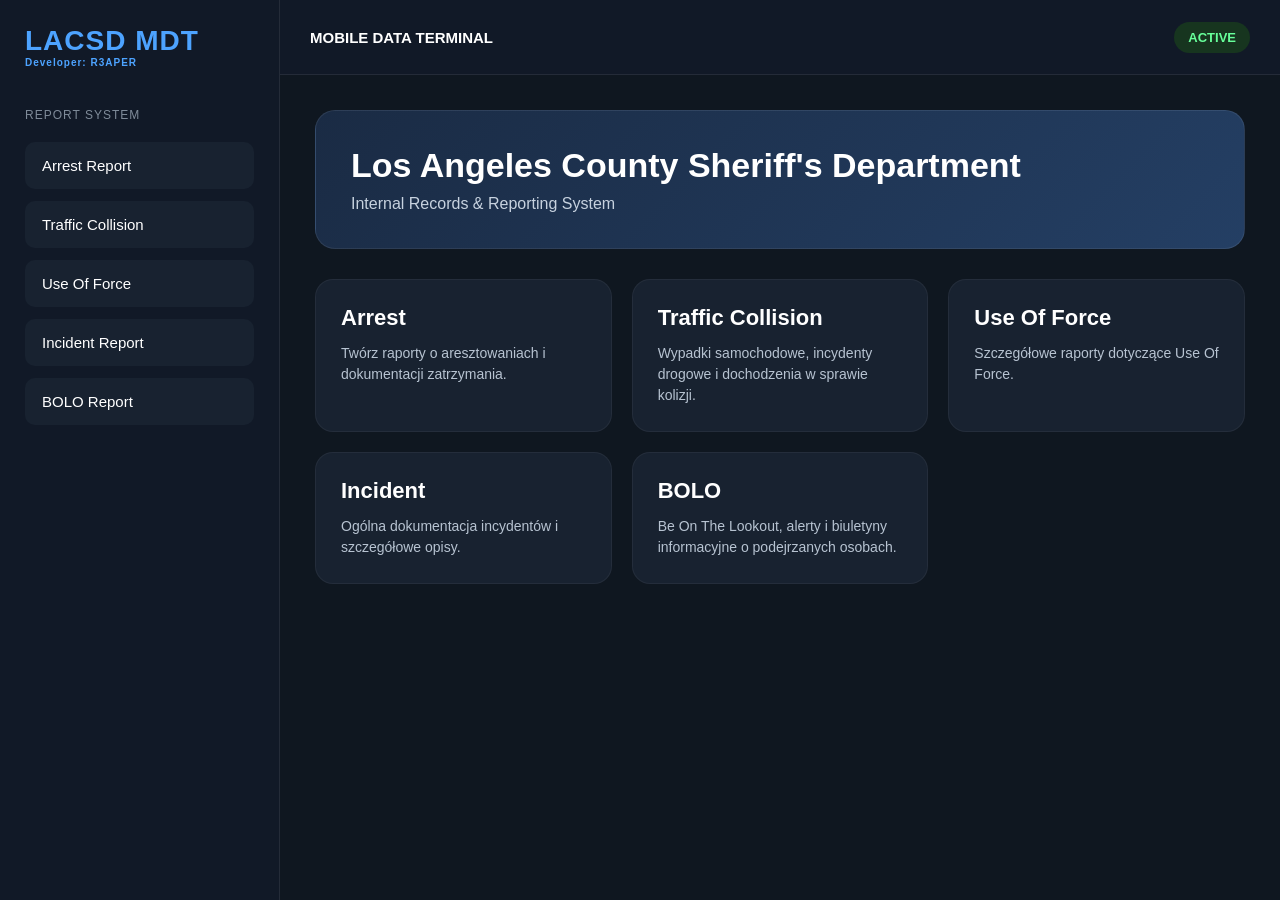
<file: mdt.html>
<!DOCTYPE html>
<html lang="en">
<head>
  <meta charset="UTF-8">
  <meta name="viewport" content="width=device-width, initial-scale=1.0">
  <title>LACSD MDT System</title>

  <link rel="stylesheet" href="mdt.css">
</head>
<body>

<div class="mdt-container">

  <!-- SIDEBAR -->
  <aside class="sidebar">

    <div class="logo">
      LACSD MDT
      <p style="font-size: 10px;">Developer: R3APER</p>
    </div>

    <div class="sidebar-section">
      <div class="section-title">
        REPORT SYSTEM
      </div>

      <a href="index.html" class="nav-btn">
        Arrest Report
      </a>

      <a href="index_tc.html" class="nav-btn">
        Traffic Collision
      </a>

      <a href="index_uof.html" class="nav-btn">
        Use Of Force
      </a>

      <a href="index_ic.html" class="nav-btn">
        Incident Report
      </a>

      <a href="index_bolo.html" class="nav-btn">
        BOLO Report
      </a>
    </div>

  </aside>

  <!-- MAIN -->
  <main class="main-content">

    <div class="topbar">

      <div>
        MOBILE DATA TERMINAL
      </div>

      <div class="status">
        ACTIVE
      </div>

    </div>

    <div class="dashboard">

      <div class="welcome-card">

        <h1>Los Angeles County Sheriff's Department</h1>

        <p>
          Internal Records & Reporting System
        </p>

      </div>

      <div class="cards">

        <a href="index.html" class="report-card">
          <h2>Arrest</h2>
          <p>Twórz raporty o aresztowaniach i dokumentacji zatrzymania.</p>
        </a>

        <a href="index_tc.html" class="report-card">
          <h2>Traffic Collision</h2>
          <p>Wypadki samochodowe, incydenty drogowe i dochodzenia w sprawie kolizji.</p>
        </a>

        <a href="index_uof.html" class="report-card">
          <h2>Use Of Force</h2>
          <p>Szczegółowe raporty dotyczące Use Of Force.</p>
        </a>

        <a href="index_ic.html" class="report-card">
          <h2>Incident</h2>
          <p>Ogólna dokumentacja incydentów i szczegółowe opisy.</p>
        </a>

        <a href="index_bolo.html" class="report-card">
          <h2>BOLO</h2>
          <p>Be On The Lookout, alerty i biuletyny informacyjne o podejrzanych osobach.</p>
        </a>

      </div>

    </div>

  </main>

</div>

</body>
</html>
</file>
<file: mdt.css>
*{
  margin:0;
  padding:0;
  box-sizing:border-box;
}

body{
  font-family:'Inter', sans-serif;
  background:#0f1720;
  color:white;
  overflow:hidden;
}

.mdt-container{
  display:flex;
  width:100vw;
  height:100vh;
}

/* SIDEBAR */

.sidebar{
  width:280px;
  background:#111927;
  border-right:1px solid rgba(255,255,255,0.08);
  padding:25px;
  display:flex;
  flex-direction:column;
}

.logo{
  font-size:28px;
  font-weight:700;
  margin-bottom:40px;
  color:#4da3ff;
  letter-spacing:1px;
}

.sidebar-section{
  display:flex;
  flex-direction:column;
  gap:12px;
}

.section-title{
  font-size:12px;
  color:#7f8b99;
  margin-bottom:8px;
  letter-spacing:1px;
}

.nav-btn{
  background:#182230;
  padding:14px 16px;
  border-radius:10px;
  text-decoration:none;
  color:white;
  transition:0.2s;
  font-size:15px;
  border:1px solid transparent;
}

.nav-btn:hover{
  background:#223247;
  border-color:#4da3ff;
  transform:translateX(3px);
}

/* MAIN */

.main-content{
  flex:1;
  display:flex;
  flex-direction:column;
}

/* TOPBAR */

.topbar{
  height:75px;
  background:#111927;
  border-bottom:1px solid rgba(255,255,255,0.08);
  display:flex;
  align-items:center;
  justify-content:space-between;
  padding:0 30px;
  font-size:15px;
  font-weight:600;
}

.status{
  background:#17351f;
  color:#67ff9a;
  padding:8px 14px;
  border-radius:30px;
  font-size:13px;
}

/* DASHBOARD */

.dashboard{
  padding:35px;
  overflow-y:auto;
}

.welcome-card{
  background:linear-gradient(135deg,#1a2b44,#243f64);
  padding:35px;
  border-radius:20px;
  margin-bottom:30px;
  border:1px solid rgba(255,255,255,0.08);
}

.welcome-card h1{
  font-size:34px;
  margin-bottom:10px;
}

.welcome-card p{
  color:#c7d2df;
  font-size:16px;
}

/* CARDS */

.cards{
  display:grid;
  grid-template-columns:repeat(auto-fill,minmax(260px,1fr));
  gap:20px;
}

.report-card{
  background:#182230;
  border-radius:18px;
  padding:25px;
  text-decoration:none;
  color:white;
  transition:0.25s;
  border:1px solid rgba(255,255,255,0.05);
}

.report-card:hover{
  transform:translateY(-4px);
  background:#223247;
  border-color:#4da3ff;
}

.report-card h2{
  margin-bottom:12px;
  font-size:22px;
}

.report-card p{
  color:#b7c3d1;
  line-height:1.5;
  font-size:14px;
}
</file>
